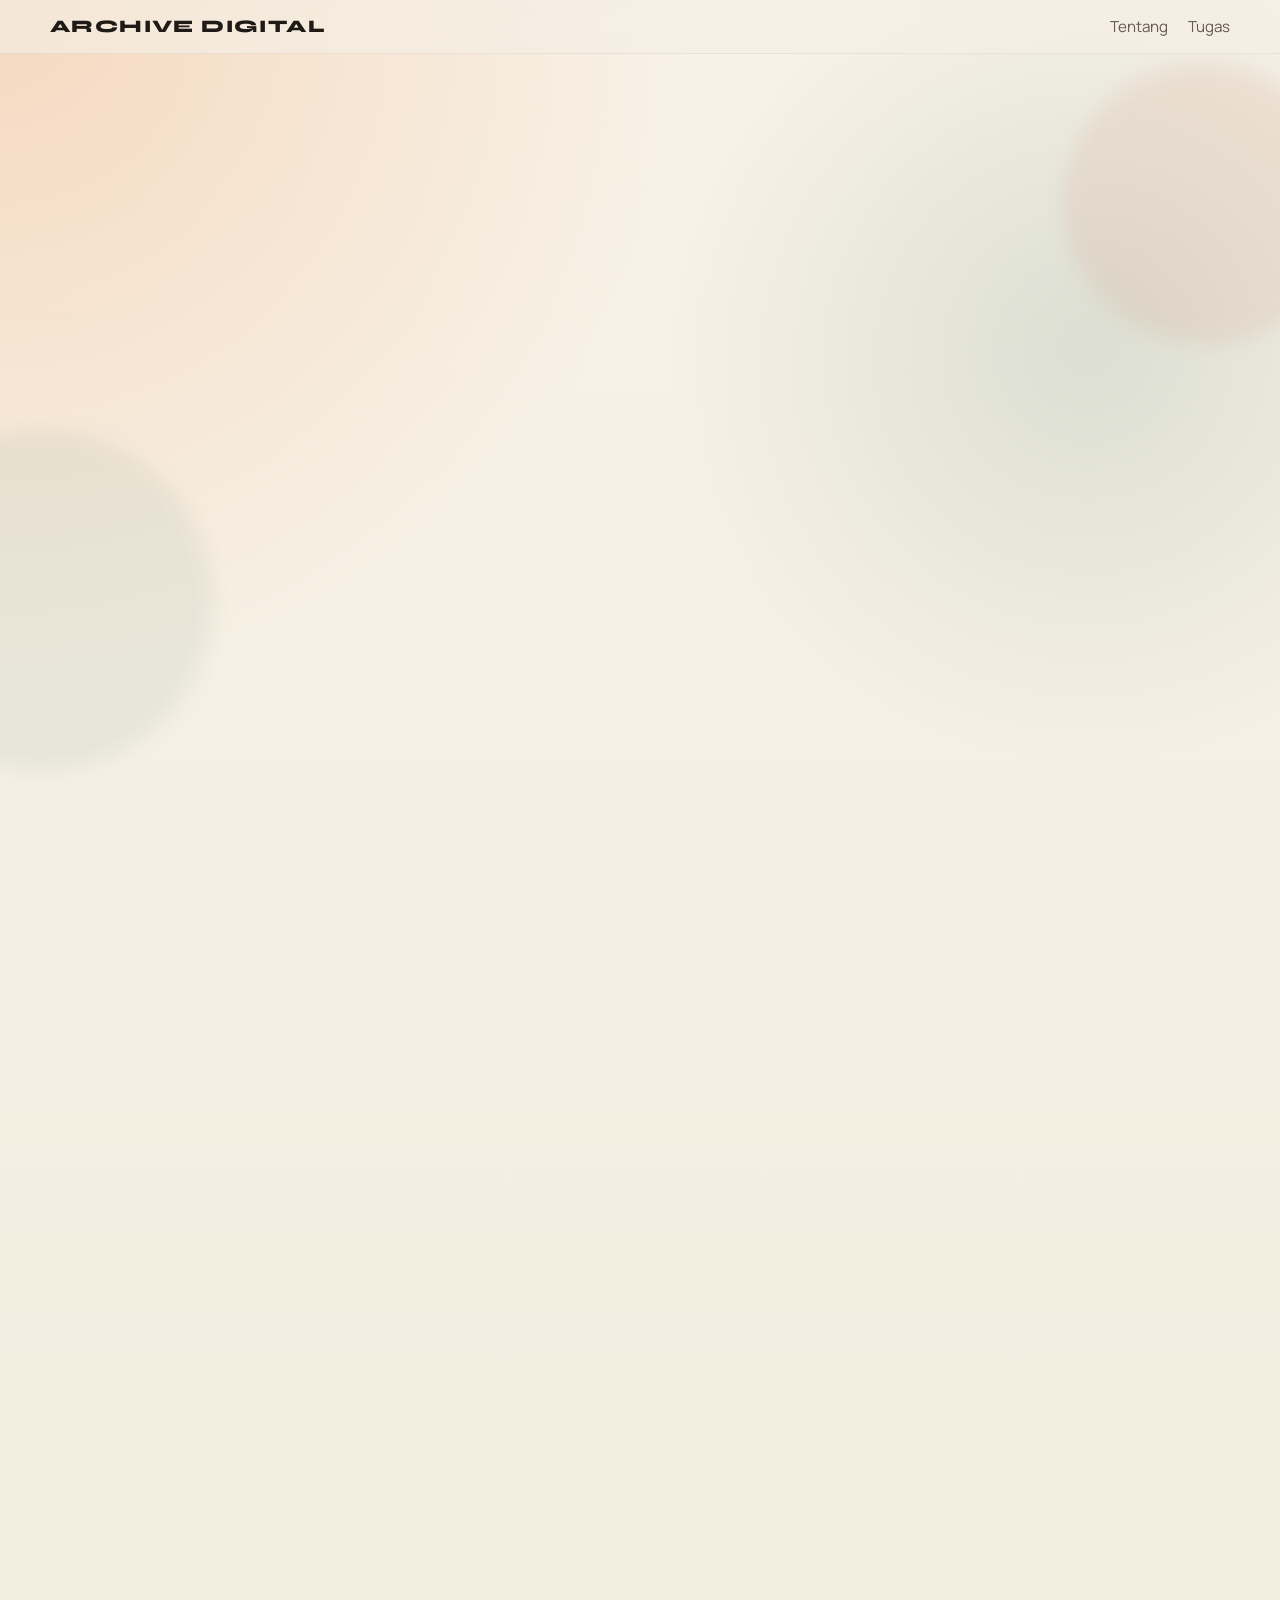
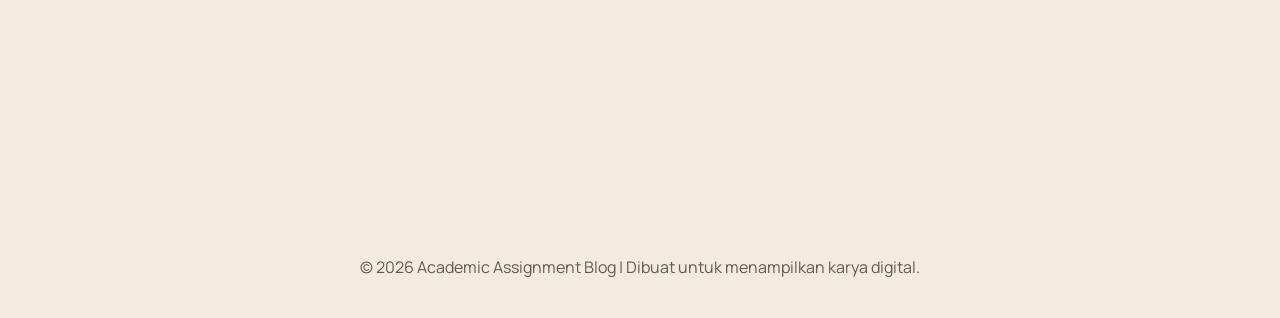
<file: index.html>
<!DOCTYPE html>
<html lang="id">
<head>
  <meta charset="UTF-8" />
  <meta name="viewport" content="width=device-width, initial-scale=1.0" />
  <title>Muhammad Fakhri Hidayat | Portofolio Digital</title>
  <meta
    name="description"
    content="Portofolio digital modern untuk menampilkan profil dan proyek pembelajaran."
  />
  <link rel="preconnect" href="https://fonts.googleapis.com" />
  <link rel="preconnect" href="https://fonts.gstatic.com" crossorigin />
  <link
    href="https://fonts.googleapis.com/css2?family=Syne:wght@400;500;700;800&family=Manrope:wght@400;500;600;700&display=swap"
    rel="stylesheet"
  />
  <link rel="icon" type="image/svg+xml" href="assets/favicon.svg" />
  <link rel="stylesheet" href="assets/css/style.css" />
</head>
<body>
  <header class="site-header">
    <div class="container nav">
      <a href="#home" class="brand">Archive Digital</a>
      <nav class="nav-links" aria-label="Navigasi utama">
        <a href="#about">Tentang</a>
        <a href="#tasks">Tugas</a>
      </nav>
    </div>
  </header>

  <main>
    <section class="hero" id="home">
      <div class="container hero-grid">
        <div data-reveal>
          <div class="eyebrow">Profil & Tugas Utama</div>
          <h1><span>Muhammad Fakhri Hidayat</span>.</h1>
          <p class="lead">
            A personal digital portfolio where I share academic projects, web
            development work, and the progress I continue to build through learning and practice.
          </p>
          <div class="hero-actions">
            <a class="button button-primary" href="#tasks">Lihat Tugas</a>
          </div>
          <div class="social-row social-row-icons" aria-label="Tautan sosial">
            <a href="https://wa.me/6281213525885" target="_blank" rel="noreferrer" aria-label="WhatsApp">
              <svg viewBox="0 0 24 24" aria-hidden="true">
                <path d="M12 3.25a8.75 8.75 0 0 1 7.58 13.12l1.11 4.05a.75.75 0 0 1-.92.92l-4.05-1.11A8.75 8.75 0 1 1 12 3.25Zm0 1.5a7.25 7.25 0 0 0-6.18 11.04.75.75 0 0 1 .08.57l-.78 2.86 2.86-.78a.75.75 0 0 1 .57.08A7.25 7.25 0 1 0 12 4.75Zm-3.07 3.7c.2-.46.42-.47.62-.48h.52c.17 0 .4.06.61.3.21.24.8.78.8 1.9s-.82 2.2-.93 2.36c-.11.16-.22.37-.05.59.17.22.75 1.24 1.82 1.68 1.36.56 1.64.45 1.94.42.3-.03.96-.39 1.09-.76.14-.37.14-.68.1-.76-.04-.08-.16-.13-.35-.22s-1.09-.54-1.26-.6c-.17-.06-.29-.09-.42.09-.12.17-.47.59-.58.71-.11.12-.21.14-.4.05-.18-.09-.78-.29-1.48-.94-.55-.49-.92-1.1-1.03-1.29-.11-.18-.01-.28.08-.37.08-.08.18-.21.27-.31.09-.1.12-.17.18-.29.06-.12.03-.22-.01-.31-.04-.09-.41-1-.57-1.36-.15-.35-.31-.31-.42-.32h-.36c-.12 0-.32.04-.49.24-.17.2-.66.64-.66 1.55s.67 1.8.76 1.92"/>
              </svg>
            </a>
            <a href="mailto:muhammadfkhrihdyt@gmail.com" aria-label="Email">
              <svg viewBox="0 0 24 24" aria-hidden="true">
                <path d="M4 6.75A1.75 1.75 0 0 1 5.75 5h12.5A1.75 1.75 0 0 1 20 6.75v10.5A1.75 1.75 0 0 1 18.25 19H5.75A1.75 1.75 0 0 1 4 17.25V6.75Zm1.64-.25L12 11.44l6.36-4.94H5.64ZM18.5 8l-5.89 4.58a1 1 0 0 1-1.22 0L5.5 8v9.25c0 .14.11.25.25.25h12.5c.14 0 .25-.11.25-.25V8Z"/>
              </svg>
            </a>
            <a href="https://www.instagram.com/fhairy_?igsh=MThvM3R6YmRscTUycg==" target="_blank" rel="noreferrer" aria-label="Instagram">
              <svg viewBox="0 0 24 24" aria-hidden="true">
                <path d="M7.5 3h9A4.5 4.5 0 0 1 21 7.5v9a4.5 4.5 0 0 1-4.5 4.5h-9A4.5 4.5 0 0 1 3 16.5v-9A4.5 4.5 0 0 1 7.5 3Zm0 1.5A3 3 0 0 0 4.5 7.5v9a3 3 0 0 0 3 3h9a3 3 0 0 0 3-3v-9a3 3 0 0 0-3-3h-9Zm9.75 1.12a.88.88 0 1 1 0 1.76.88.88 0 0 1 0-1.76ZM12 7a5 5 0 1 1 0 10 5 5 0 0 1 0-10Zm0 1.5A3.5 3.5 0 1 0 12 15.5 3.5 3.5 0 0 0 12 8.5Z"/>
              </svg>
            </a>
          </div>
        </div>

        <div class="hero-card" data-reveal>
          <div class="profile-block">
            <div class="profile-top">
              <div class="avatar" aria-label="Logo MF">
                <span>M</span><span>F</span>
              </div>
              <div class="availability">Portfolio Digital</div>
            </div>
            <div class="profile-copy">
              <h2>Eksplorasi Teknologi & Dokumentasi Akademik.</h2>
              <p>
                Halaman ini saya gunakan untuk menyimpan dan menampilkan tugas kuliah dalam format yang lebih rapi, sederhana, dan mudah diakses.
              </p>
            </div>
            <div class="profile-note">
              Tugas yang tampil di halaman ini diambil langsung dari workspace admin dan
              disusun berdasarkan upload terbaru.
            </div>
          </div>
        </div>
      </div>
    </section>

    <section id="about">
      <div class="container">
        <div class="section-heading" data-reveal>
          <div>
            <h2>Tentang Saya</h2>
          </div>
          <p>
            Bagian ini merangkum profil singkat, fokus pembelajaran, dan pendekatan saya
            dalam mengerjakan pengembangan web.
          </p>
        </div>
        <div class="about-grid">
          <article class="panel" data-reveal>
            <p>
              Perkenalkan, saya Muhammad Fakhri Hidayat. Melalui pesan ini saya ingin menyampaikan bahwa saya telah membuat sebuah blog sebagai media untuk mengumpulkan dan mengelola tugas-tugas perkuliahan saya. Blog ini saya gunakan sebagai tempat penyimpanan sekaligus dokumentasi dari setiap tugas yang telah saya kerjakan, sehingga Bapak/Ibu dapat dengan mudah mengaksesnya kapan saja. Saya harap blog ini dapat membantu dalam proses penilaian dan memudahkan dalam melihat perkembangan tugas saya. Terima kasih atas perhatian dan waktunya, Bapak/Ibu.
            </p>
          </article>
          <article class="panel" data-reveal>
            <div class="profile-info-list">
              <div class="profile-info-item">
                <span>Nama</span>
                <strong>Muhammad Fakhri Hidayat</strong>
              </div>
              <div class="profile-info-item">
                <span>NIM</span>
                <strong>15230749</strong>
              </div>
              <div class="profile-info-item">
                <span>Status</span>
                <strong>Mahasiswa Universitas Bina Sarana Informatika</strong>
              </div>
              <div class="profile-info-item">
                <span>Arsip</span>
                <strong>Tugas &amp; Project Kuliah</strong>
              </div>
            </div>
          </article>
        </div>
      </div>
    </section>

    <section id="tasks">
      <div class="container">
        <div class="section-heading" data-reveal>
          <div>
            <h2>Daftar Tugas</h2>
          </div>
          <p>
            Beberapa tugas dan project yang pernah saya kerjakan saya kumpulkan di sini supaya lebih enak dilihat.
          </p>
        </div>

        <article class="panel task-list" data-reveal>
          <div class="task-list-header">
            <div>
              <h3>Koleksi Tugas</h3>
              <p class="task-meta">Beberapa tugas yang telah saya upload dan susun agar mudah dilihat.</p>
            </div>
          </div>
          <div class="filter-panel">
            <button
              class="filter-toggle"
              id="filter-toggle"
              type="button"
              aria-expanded="false"
              aria-controls="course-filter"
            >
              <span>
                <small>Filter Mata Kuliah</small>
                <strong id="active-filter-label">Semua Tugas</strong>
              </span>
              <span class="filter-toggle-icon" aria-hidden="true">+</span>
            </button>
            <div class="course-filter" id="course-filter" aria-label="Filter mata kuliah semester 6">
              <button class="filter-chip is-active" type="button" data-course-filter="all">Semua</button>
              <button class="filter-chip" type="button" data-course-filter="CYBER SECURITY">Cyber Security</button>
              <button class="filter-chip" type="button" data-course-filter="CLOUD COMPUTING">Cloud Computing</button>
              <button class="filter-chip" type="button" data-course-filter="REKAYASA PERANGKAT LUNAK">Rekayasa Perangkat Lunak</button>
              <button class="filter-chip" type="button" data-course-filter="INTERNET OF THINGS">Internet of Things</button>
              <button class="filter-chip" type="button" data-course-filter="TEKNOLOGI WEB SERVICE">Teknologi Web Service</button>
              <button class="filter-chip" type="button" data-course-filter="PROYEK PERANGKAT LUNAK">Proyek Perangkat Lunak</button>
            </div>
          </div>
          <div class="task-grid" id="task-grid">
            <p class="empty-state">Belum ada data tugas yang ditampilkan.</p>
          </div>
        </article>
      </div>
    </section>

  </main>

  <footer class="footer">
    <div class="container">
      <p>© 2026 Academic Assignment Blog | Dibuat untuk menampilkan karya digital.  </p>
    </div>
  </footer>
  <script type="module" src="assets/js/index.js"></script>
</body>
</html>
</file>
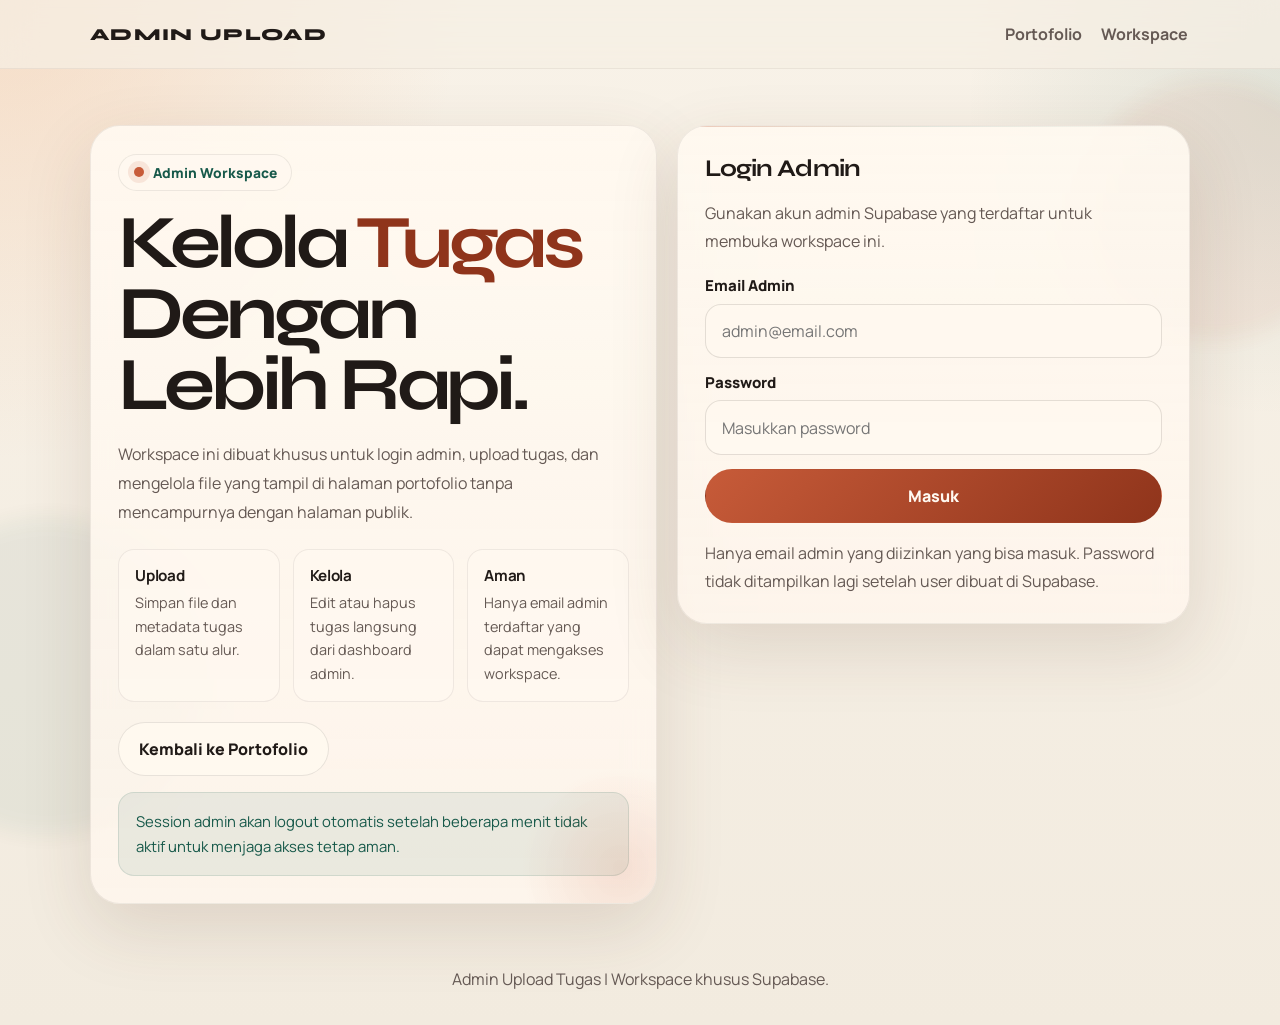
<file: upload-tugas.html>
<!DOCTYPE html>
<html lang="id">
<head>
  <meta charset="UTF-8" />
  <meta name="viewport" content="width=device-width, initial-scale=1.0" />
  <title>Admin Upload Tugas | Muhammad Fakhri Hidayat</title>
  <meta
    name="description"
    content="Halaman admin khusus untuk login dan upload tugas ke Supabase."
  />
  <link rel="preconnect" href="https://fonts.googleapis.com" />
  <link rel="preconnect" href="https://fonts.gstatic.com" crossorigin />
  <link
    href="https://fonts.googleapis.com/css2?family=Syne:wght@400;500;700;800&family=Manrope:wght@400;500;600;700&display=swap"
    rel="stylesheet"
  />
  <link rel="stylesheet" href="assets/css/upload-tugas.css" />
</head>
<body>
  <header class="site-header">
    <div class="container nav">
      <a class="brand" href="upload-tugas.html">Admin Upload</a>
      <nav class="nav-links" aria-label="Navigasi utama">
        <a href="index.html">Portofolio</a>
        <a href="#admin-area">Workspace</a>
      </nav>
    </div>
  </header>

  <main>
    <div class="container">
      <section class="hero" id="admin-hero">
        <article class="card hero-copy">
          <div class="eyebrow">Admin Workspace</div>
          <h1>Kelola <span>Tugas</span> Dengan Lebih Rapi.</h1>
          <p class="lead">
            Workspace ini dibuat khusus untuk login admin, upload tugas, dan mengelola file
            yang tampil di halaman portofolio tanpa mencampurnya dengan halaman publik.
          </p>
          <div class="hero-points" aria-label="Ringkasan workspace admin">
            <div class="hero-point">
              <strong>Upload</strong>
              <span>Simpan file dan metadata tugas dalam satu alur.</span>
            </div>
            <div class="hero-point">
              <strong>Kelola</strong>
              <span>Edit atau hapus tugas langsung dari dashboard admin.</span>
            </div>
            <div class="hero-point">
              <strong>Aman</strong>
              <span>Hanya email admin terdaftar yang dapat mengakses workspace.</span>
            </div>
          </div>
          <div class="hero-actions">
            <a class="button button-secondary" href="index.html">Kembali ke Portofolio</a>
          </div>
          <div class="session-note">
            Session admin akan logout otomatis setelah beberapa menit tidak aktif untuk menjaga akses tetap aman.
          </div>
        </article>

        <aside class="card login-card login-wrap" id="login-wrap">
          <div class="section-title">
            <h2>Login Admin</h2>
          </div>
          <p class="muted section-subtitle">
            Gunakan akun admin Supabase yang terdaftar untuk membuka workspace ini.
          </p>
          <form class="form" id="login-form">
            <div class="field">
              <label for="admin-email">Email Admin</label>
              <input id="admin-email" name="email" type="email" placeholder="admin@email.com" required />
            </div>
            <div class="field">
              <label for="admin-password">Password</label>
              <input id="admin-password" name="password" type="password" placeholder="Masukkan password" required />
            </div>
            <button class="button button-primary" type="submit">Masuk</button>
          </form>
          <div class="status-box info" id="auth-status"></div>
          <p class="helper helper-spaced">
            Hanya email admin yang diizinkan yang bisa masuk. Password tidak ditampilkan lagi setelah user dibuat di Supabase.
          </p>
        </aside>
      </section>

      <section class="workspace hidden" id="admin-area">
        <article class="card workspace-card">
          <div class="section-title">
            <h3 id="form-title">Upload Tugas</h3>
            <button class="button button-secondary" id="logout-button" type="button">Logout</button>
          </div>
          <p class="muted section-subtitle">
            Isi detail tugas di bawah ini, lalu upload file agar langsung masuk ke daftar tugas publik.
          </p>

          <div class="admin-meta">
            <div class="meta-box">
              <strong>Storage</strong>
              <span class="muted">Bucket tugas-project</span>
            </div>
            <div class="meta-box">
              <strong>Database</strong>
              <span class="muted">Table assignments</span>
            </div>
            <div class="meta-box">
              <strong>Admin Aktif</strong>
              <span class="muted" id="admin-email-label">Belum login</span>
            </div>
            <div class="meta-box">
              <strong>Total Tugas</strong>
              <span class="muted" id="task-count-label">0 tugas tersimpan</span>
            </div>
          </div>

          <form class="form" id="upload-form">
            <div class="field">
              <label for="title">Judul Tugas</label>
              <input id="title" name="title" type="text" placeholder="Contoh: Tugas Cloud Computing 4" required />
            </div>
            <div class="field">
              <label for="course">Mata Kuliah</label>
              <input id="course" name="course" type="text" placeholder="Contoh: Cloud Computing" />
            </div>
            <div class="field">
              <label for="description">Deskripsi</label>
              <textarea id="description" name="description" placeholder="Tulis ringkasan singkat tugas ini"></textarea>
            </div>
            <div class="field">
              <label for="file">File Tugas</label>
              <input id="file" name="file" type="file" accept=".pdf,.jpg,.jpeg,.png,.webp,.doc,.docx,.ppt,.pptx" required />
              <small id="file-help">File wajib dipilih saat upload tugas baru. Format: PDF, gambar, DOC/DOCX, atau PPT/PPTX. Maksimal 10 MB.</small>
            </div>
            <div class="task-actions">
              <button class="button button-primary" id="submit-button" type="submit">Upload Tugas</button>
              <button class="button button-secondary hidden" id="cancel-edit-button" type="button">Batal Edit</button>
            </div>
          </form>

          <div class="status-box info" id="upload-status"></div>
        </article>

        <article class="card list-card">
          <div class="section-title">
            <h3>Daftar Tugas</h3>
            <button class="button button-secondary" id="refresh-tasks" type="button">Refresh</button>
          </div>
          <p class="muted section-subtitle list-intro">
            Semua tugas yang sudah tersimpan akan muncul di sini. Kamu bisa membuka file,
            mengedit informasi, atau menghapusnya kapan saja.
          </p>
          <div class="task-grid" id="task-grid">
            <p class="empty-state">Login admin untuk melihat daftar tugas.</p>
          </div>
        </article>
      </section>
    </div>
  </main>

  <footer class="footer">
    <div class="container">
      <p>Admin Upload Tugas | Workspace khusus Supabase.</p>
    </div>
  </footer>
  <script type="module" src="assets/js/upload-tugas.js"></script>
</body>
</html>
</file>
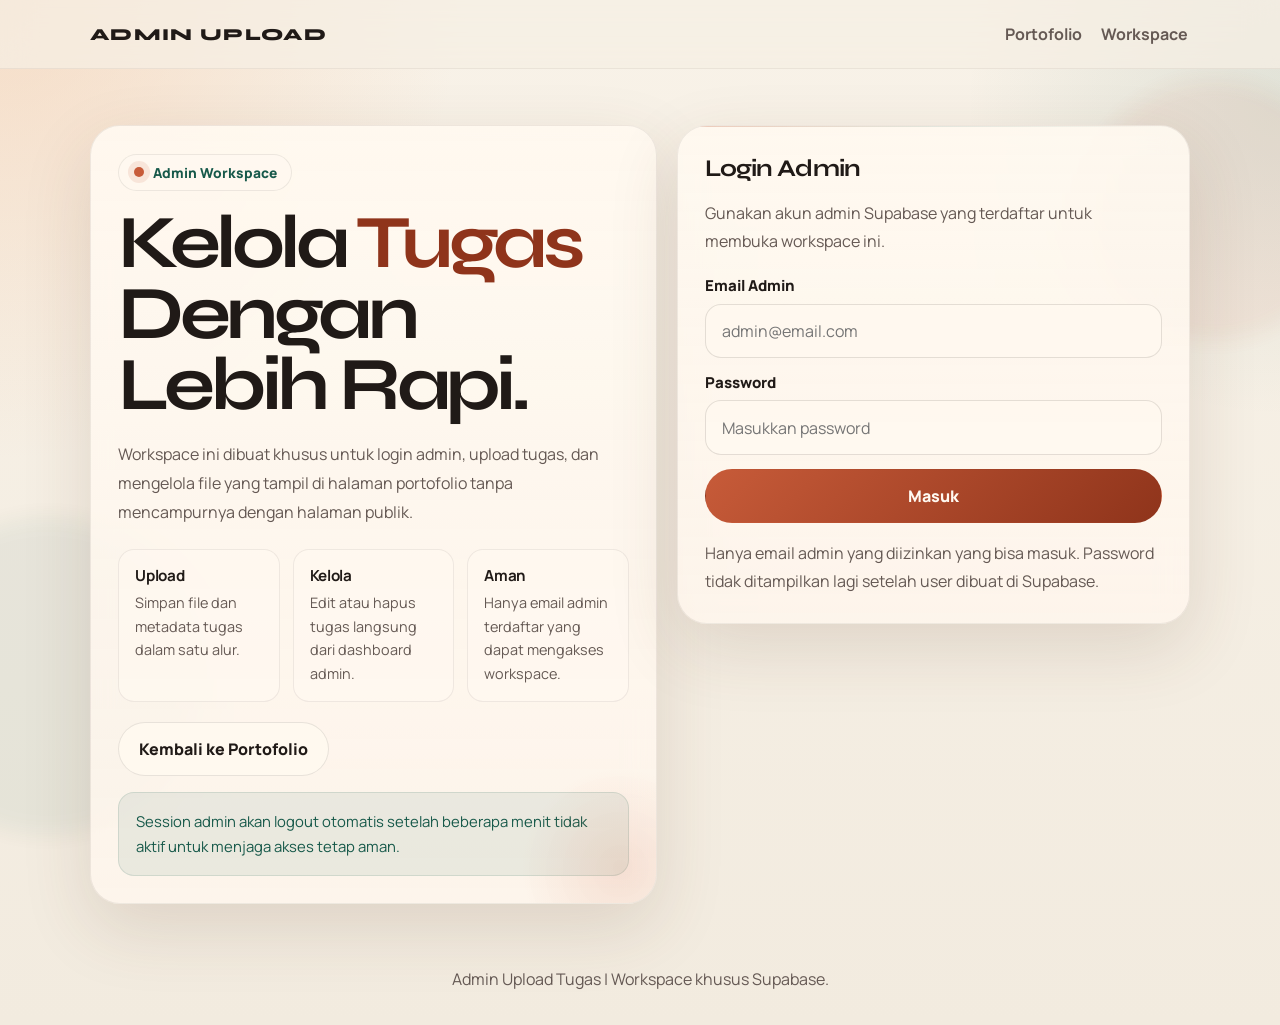
<file: workspace-admin-fakhri.html>
<!DOCTYPE html>
<html lang="id">
<head>
  <meta charset="UTF-8" />
  <meta name="viewport" content="width=device-width, initial-scale=1.0" />
  <title>Admin Upload Tugas | Muhammad Fakhri Hidayat</title>
  <meta
    name="description"
    content="Halaman admin khusus untuk login dan upload tugas ke Supabase."
  />
  <link rel="preconnect" href="https://fonts.googleapis.com" />
  <link rel="preconnect" href="https://fonts.gstatic.com" crossorigin />
  <link
    href="https://fonts.googleapis.com/css2?family=Syne:wght@400;500;700;800&family=Manrope:wght@400;500;600;700&display=swap"
    rel="stylesheet"
  />
  <link rel="icon" type="image/svg+xml" href="assets/favicon.svg" />
  <link rel="stylesheet" href="assets/css/upload-tugas.css" />
</head>
<body>
  <header class="site-header">
    <div class="container nav">
      <a class="brand" href="workspace-admin-fakhri.html">Admin Upload</a>
      <nav class="nav-links" aria-label="Navigasi utama">
        <a href="index.html">Portofolio</a>
        <a href="#admin-area">Workspace</a>
      </nav>
    </div>
  </header>

  <main>
    <div class="container">
      <section class="hero" id="admin-hero">
        <article class="card hero-copy">
          <div class="eyebrow">Admin Workspace</div>
          <h1>Kelola <span>Tugas</span> Dengan Lebih Rapi.</h1>
          <p class="lead">
            Workspace ini dibuat khusus untuk login admin, upload tugas, dan mengelola file
            yang tampil di halaman portofolio tanpa mencampurnya dengan halaman publik.
          </p>
          <div class="hero-points" aria-label="Ringkasan workspace admin">
            <div class="hero-point">
              <strong>Upload</strong>
              <span>Simpan file dan metadata tugas dalam satu alur.</span>
            </div>
            <div class="hero-point">
              <strong>Kelola</strong>
              <span>Edit atau hapus tugas langsung dari dashboard admin.</span>
            </div>
            <div class="hero-point">
              <strong>Aman</strong>
              <span>Hanya email admin terdaftar yang dapat mengakses workspace.</span>
            </div>
          </div>
          <div class="hero-actions">
            <a class="button button-secondary" href="index.html">Kembali ke Portofolio</a>
          </div>
          <div class="session-note">
            Session admin akan logout otomatis setelah beberapa menit tidak aktif untuk menjaga akses tetap aman.
          </div>
        </article>

        <aside class="card login-card login-wrap" id="login-wrap">
          <div class="section-title">
            <h2>Login Admin</h2>
          </div>
          <p class="muted section-subtitle">
            Gunakan akun admin Supabase yang terdaftar untuk membuka workspace ini.
          </p>
          <form class="form" id="login-form">
            <div class="field">
              <label for="admin-email">Email Admin</label>
              <input id="admin-email" name="email" type="email" placeholder="admin@email.com" required />
            </div>
            <div class="field">
              <label for="admin-password">Password</label>
              <input id="admin-password" name="password" type="password" placeholder="Masukkan password" required />
            </div>
            <button class="button button-primary" type="submit">Masuk</button>
          </form>
          <div class="status-box info" id="auth-status"></div>
          <p class="helper helper-spaced">
            Hanya email admin yang diizinkan yang bisa masuk. Password tidak ditampilkan lagi setelah user dibuat di Supabase.
          </p>
        </aside>
      </section>

      <section class="workspace hidden" id="admin-area">
        <div class="workspace-header card">
          <div>
            <div class="eyebrow">Dashboard Admin</div>
            <h2>Workspace Tugas</h2>
            <p class="muted">Upload, edit, dan pantau tugas yang tampil di portofolio publik.</p>
          </div>
          <div class="workspace-header-actions">
            <a class="button button-secondary" href="index.html">Lihat Portofolio</a>
            <button class="button button-ghost" id="logout-button" type="button">Logout</button>
          </div>
        </div>

        <article class="card workspace-card">
          <div class="section-title">
            <h3 id="form-title">Upload Tugas</h3>
          </div>
          <p class="muted section-subtitle">
            Isi detail tugas di bawah ini, lalu upload file agar langsung masuk ke daftar tugas publik.
          </p>

          <div class="admin-meta">
            <div class="meta-box">
              <span class="meta-icon" aria-hidden="true">ST</span>
              <strong>Storage</strong>
              <span class="muted">Bucket tugas-project</span>
            </div>
            <div class="meta-box">
              <span class="meta-icon" aria-hidden="true">DB</span>
              <strong>Database</strong>
              <span class="muted">Table assignments</span>
            </div>
            <div class="meta-box">
              <span class="meta-icon" aria-hidden="true">AD</span>
              <strong>Admin Aktif</strong>
              <span class="muted" id="admin-email-label">Belum login</span>
            </div>
            <div class="meta-box">
              <span class="meta-icon" aria-hidden="true">TS</span>
              <strong>Total Tugas</strong>
              <span class="muted" id="task-count-label">0 tugas tersimpan</span>
            </div>
          </div>

          <form class="form" id="upload-form">
            <div class="field">
              <label for="title">Judul Tugas</label>
              <input id="title" name="title" type="text" placeholder="Contoh: Tugas Cloud Computing 4" required />
            </div>
            <div class="field">
              <label for="course">Mata Kuliah</label>
              <select id="course" name="course" required>
                <option value="">Pilih mata kuliah</option>
                <option value="CYBER SECURITY">Cyber Security</option>
                <option value="CLOUD COMPUTING">Cloud Computing</option>
                <option value="REKAYASA PERANGKAT LUNAK">Rekayasa Perangkat Lunak</option>
                <option value="INTERNET OF THINGS">Internet of Things</option>
                <option value="TEKNOLOGI WEB SERVICE">Teknologi Web Service</option>
                <option value="PROYEK PERANGKAT LUNAK">Proyek Perangkat Lunak</option>
              </select>
            </div>
            <div class="field">
              <label for="description">Deskripsi</label>
              <textarea id="description" name="description" placeholder="Tulis ringkasan singkat tugas ini"></textarea>
            </div>
            <div class="field">
              <label for="file">File Tugas</label>
              <input id="file" name="file" type="file" accept=".pdf,.jpg,.jpeg,.png,.webp,.doc,.docx,.ppt,.pptx" required />
              <small id="file-help">File wajib dipilih saat upload tugas baru. Format: PDF, gambar, DOC/DOCX, atau PPT/PPTX. Maksimal 10 MB.</small>
            </div>
            <div class="task-actions">
              <button class="button button-primary" id="submit-button" type="submit">Upload Tugas</button>
              <button class="button button-secondary hidden" id="cancel-edit-button" type="button">Batal Edit</button>
            </div>
          </form>

          <div class="status-box info" id="upload-status"></div>
        </article>

        <article class="card list-card">
          <div class="section-title">
            <h3>Daftar Tugas</h3>
            <button class="button button-secondary" id="refresh-tasks" type="button">Refresh</button>
          </div>
          <p class="muted section-subtitle list-intro">
            Semua tugas yang sudah tersimpan akan muncul di sini. Kamu bisa membuka file,
            mengedit informasi, atau menghapusnya kapan saja.
          </p>
          <div class="task-grid" id="task-grid">
            <p class="empty-state">Login admin untuk melihat daftar tugas.</p>
          </div>
        </article>
      </section>
    </div>
  </main>

  <footer class="footer">
    <div class="container">
      <p>Admin Upload Tugas | Workspace khusus Supabase.</p>
    </div>
  </footer>
  <script type="module" src="assets/js/upload-tugas.js"></script>
</body>
</html>
</file>
<file: assets/css/style.css>
:root {
      --bg: #f5efe4;
      --surface: rgba(255, 250, 241, 0.72);
      --surface-strong: #fff8ee;
      --text: #201a17;
      --muted: #655954;
      --line: rgba(32, 26, 23, 0.1);
      --accent: #c75b39;
      --accent-dark: #8f341b;
      --accent-soft: #f3c4a0;
      --teal: #17594a;
      --shadow: 0 24px 70px rgba(91, 60, 36, 0.14);
      --radius-xl: 32px;
      --radius-lg: 24px;
      --radius-md: 18px;
      --radius-sm: 14px;
      --max-width: 1180px;
    }

    * {
      box-sizing: border-box;
      margin: 0;
      padding: 0;
    }

    html {
      scroll-behavior: smooth;
    }

    body {
      font-family: "Manrope", sans-serif;
      background:
        radial-gradient(circle at top left, rgba(243, 196, 160, 0.55), transparent 30%),
        radial-gradient(circle at 85% 18%, rgba(23, 89, 74, 0.12), transparent 22%),
        linear-gradient(180deg, #f8f2e7 0%, #f2ecdf 100%);
      color: var(--text);
      min-height: 100vh;
      overflow-x: hidden;
    }

    body::before,
    body::after {
      content: "";
      position: fixed;
      border-radius: 999px;
      filter: blur(10px);
      z-index: -1;
      opacity: 0.5;
    }

    body::before {
      width: 280px;
      height: 280px;
      background: rgba(199, 91, 57, 0.18);
      top: 4rem;
      right: -4rem;
    }

    body::after {
      width: 340px;
      height: 340px;
      background: rgba(23, 89, 74, 0.12);
      bottom: 8rem;
      left: -8rem;
    }

    a {
      color: inherit;
      text-decoration: none;
    }

    img {
      max-width: 100%;
      display: block;
    }

    .container {
      width: min(calc(100% - 2rem), var(--max-width));
      margin: 0 auto;
    }

    .site-header {
      position: sticky;
      top: 0;
      z-index: 20;
      backdrop-filter: blur(18px);
      background: rgba(245, 239, 228, 0.65);
      border-bottom: 1px solid rgba(32, 26, 23, 0.06);
    }

    .nav {
      display: flex;
      align-items: center;
      justify-content: space-between;
      padding: 1rem 0;
      gap: 1rem;
    }

    .brand {
      font-family: "Syne", sans-serif;
      font-weight: 800;
      font-size: 1.1rem;
      letter-spacing: 0.08em;
      text-transform: uppercase;
    }

    .nav-links {
      display: flex;
      align-items: center;
      gap: 1.25rem;
      color: var(--muted);
      font-size: 0.95rem;
    }

    .nav-links a {
      position: relative;
    }

    .nav-links a::after {
      content: "";
      position: absolute;
      left: 0;
      bottom: -0.3rem;
      width: 100%;
      height: 2px;
      background: var(--accent);
      transform: scaleX(0);
      transform-origin: left;
      transition: transform 0.24s ease;
    }

    .nav-links a:hover::after,
    .nav-links a:focus-visible::after {
      transform: scaleX(1);
    }

    .button {
      display: inline-flex;
      align-items: center;
      justify-content: center;
      gap: 0.55rem;
      border-radius: 999px;
      padding: 0.95rem 1.35rem;
      border: 1px solid transparent;
      font-weight: 700;
      transition: transform 0.2s ease, box-shadow 0.2s ease, background 0.2s ease;
      cursor: pointer;
    }

    .button:hover,
    .button:focus-visible {
      transform: translateY(-2px);
    }

    .button-primary {
      color: #fff9f1;
      background: linear-gradient(135deg, var(--accent) 0%, var(--accent-dark) 100%);
      box-shadow: 0 14px 26px rgba(143, 52, 27, 0.22);
    }

    .button-secondary {
      color: var(--text);
      background: rgba(255, 248, 238, 0.8);
      border-color: var(--line);
    }

    .hero {
      padding: 5.5rem 0 4rem;
    }

    .hero-grid {
      display: grid;
      grid-template-columns: minmax(0, 1.15fr) minmax(320px, 0.85fr);
      gap: 2rem;
      align-items: center;
    }

    .eyebrow {
      display: inline-flex;
      align-items: center;
      gap: 0.5rem;
      padding: 0.5rem 0.9rem;
      border-radius: 999px;
      background: rgba(255, 248, 238, 0.78);
      border: 1px solid rgba(32, 26, 23, 0.08);
      color: var(--teal);
      font-weight: 700;
      font-size: 0.88rem;
      margin-bottom: 1.15rem;
    }

    .eyebrow::before {
      content: "";
      width: 0.65rem;
      height: 0.65rem;
      border-radius: 999px;
      background: var(--accent);
      box-shadow: 0 0 0 6px rgba(199, 91, 57, 0.12);
    }

    h1,
    h2,
    h3 {
      font-family: "Syne", sans-serif;
      line-height: 1;
    }

    .hero h1 {
      font-size: clamp(3rem, 8vw, 6rem);
      letter-spacing: -0.06em;
      max-width: 10ch;
    }

    .hero h1 span {
      color: var(--accent-dark);
    }

    .lead {
      font-size: 1.08rem;
      line-height: 1.8;
      color: var(--muted);
      max-width: 60ch;
      margin-top: 1.4rem;
    }

    .hero-actions,
    .social-row {
      display: flex;
      flex-wrap: wrap;
      gap: 0.9rem;
      margin-top: 1.7rem;
    }

    .social-row a {
      color: var(--muted);
      font-weight: 700;
      padding: 0.8rem 1rem;
      border-radius: 999px;
      background: rgba(255, 248, 238, 0.78);
      border: 1px solid rgba(32, 26, 23, 0.08);
    }

    .social-row-icons {
      margin-top: 1.2rem;
    }

    .social-row-icons a {
      width: 3.25rem;
      height: 3.25rem;
      padding: 0;
      display: inline-flex;
      align-items: center;
      justify-content: center;
      border-radius: 50%;
      transition: transform 0.2s ease, box-shadow 0.2s ease, background 0.2s ease, color 0.2s ease;
    }

    .social-row-icons a:hover,
    .social-row-icons a:focus-visible {
      transform: translateY(-3px) scale(1.03);
      color: var(--accent-dark);
      background: rgba(255, 248, 238, 0.98);
      box-shadow: 0 14px 24px rgba(143, 52, 27, 0.14);
    }

    .social-row-icons svg {
      width: 1.2rem;
      height: 1.2rem;
      fill: currentColor;
    }

    .hero-card {
      background: linear-gradient(180deg, rgba(255, 248, 238, 0.94), rgba(255, 248, 238, 0.72));
      border: 1px solid rgba(32, 26, 23, 0.08);
      box-shadow: var(--shadow);
      border-radius: var(--radius-xl);
      padding: 1.2rem;
      position: relative;
      overflow: hidden;
    }

    .hero-card::before {
      content: "";
      position: absolute;
      inset: auto -4rem -4rem auto;
      width: 180px;
      height: 180px;
      border-radius: 50%;
      background: radial-gradient(circle, rgba(199, 91, 57, 0.22), transparent 70%);
    }

    .profile-block {
      background: linear-gradient(135deg, #d9b79c 0%, #8a5d45 100%);
      color: #fff;
      border-radius: calc(var(--radius-xl) - 8px);
      padding: 2rem;
      min-height: 340px;
      display: flex;
      flex-direction: column;
      justify-content: flex-start;
      gap: 1.5rem;
      position: relative;
      overflow: hidden;
    }

    .profile-block::after {
      content: "";
      position: absolute;
      width: 240px;
      height: 240px;
      border-radius: 50%;
      border: 1px solid rgba(255, 255, 255, 0.24);
      right: -60px;
      top: -40px;
    }

    .profile-top {
      display: flex;
      align-items: center;
      justify-content: space-between;
      gap: 1rem;
    }

    .avatar {
      width: 92px;
      height: 92px;
      border-radius: 28px;
      background: linear-gradient(145deg, rgba(255, 255, 255, 0.24), rgba(255, 255, 255, 0.1));
      display: flex;
      align-items: center;
      justify-content: center;
      gap: 0.08em;
      font-family: "Syne", sans-serif;
      font-size: 1.95rem;
      font-weight: 800;
      letter-spacing: -0.08em;
      border: 1px solid rgba(255, 255, 255, 0.18);
      backdrop-filter: blur(10px);
      box-shadow: inset 0 1px 0 rgba(255, 255, 255, 0.16), 0 18px 30px rgba(72, 40, 26, 0.18);
      position: relative;
      overflow: hidden;
      transition: transform 0.24s ease, box-shadow 0.24s ease, background 0.24s ease;
    }

    .avatar:hover {
      transform: translateY(-4px) scale(1.03);
      background: linear-gradient(145deg, rgba(255, 255, 255, 0.3), rgba(255, 255, 255, 0.12));
      box-shadow: inset 0 1px 0 rgba(255, 255, 255, 0.18), 0 22px 36px rgba(72, 40, 26, 0.24);
    }

    .avatar::before {
      content: "";
      position: absolute;
      inset: 10px;
      border-radius: 20px;
      border: 1px solid rgba(255, 255, 255, 0.12);
      pointer-events: none;
    }

    .avatar span {
      position: relative;
      z-index: 1;
      display: inline-block;
      line-height: 1;
    }

    .avatar span:last-child {
      color: rgba(255, 255, 255, 0.86);
    }

    .availability {
      padding: 0.5rem 0.8rem;
      border-radius: 999px;
      background: rgba(255, 255, 255, 0.15);
      font-size: 0.85rem;
      font-weight: 700;
      backdrop-filter: blur(8px);
    }

    .profile-copy h2 {
      font-size: 2rem;
      line-height: 1.05;
      max-width: 12ch;
    }

    .profile-copy p {
      margin-top: 0.9rem;
      max-width: 34ch;
      line-height: 1.7;
      color: rgba(255, 255, 255, 0.82);
    }

    .profile-note {
      max-width: 34ch;
      padding: 0.95rem 1rem;
      border-radius: 18px;
      background: rgba(255, 255, 255, 0.14);
      border: 1px solid rgba(255, 255, 255, 0.12);
      backdrop-filter: blur(6px);
      line-height: 1.65;
      color: rgba(255, 255, 255, 0.88);
      font-size: 0.92rem;
    }

    section {
      padding: 1.25rem 0 4rem;
    }

    .section-heading {
      display: flex;
      align-items: end;
      justify-content: space-between;
      gap: 1rem;
      margin-bottom: 1.6rem;
    }

    .section-heading h2 {
      font-size: clamp(2rem, 4vw, 3.1rem);
      letter-spacing: -0.05em;
    }

    .section-heading p {
      max-width: 42ch;
      color: var(--muted);
      line-height: 1.75;
    }

    .about-grid {
      display: grid;
      grid-template-columns: repeat(2, minmax(0, 1fr));
      gap: 1.25rem;
    }

    .panel,
    .timeline-item {
      background: var(--surface);
      border: 1px solid rgba(32, 26, 23, 0.07);
      border-radius: var(--radius-lg);
      box-shadow: var(--shadow);
      backdrop-filter: blur(14px);
    }

    .panel {
      padding: 1.5rem;
    }

    .panel p {
      color: var(--muted);
      line-height: 1.85;
    }

    .profile-info-list {
      display: grid;
      gap: 0.9rem;
    }

    .profile-info-item {
      padding: 0.95rem 1rem;
      border-radius: 18px;
      background: rgba(255, 248, 238, 0.78);
      border: 1px solid rgba(32, 26, 23, 0.08);
    }

    .profile-info-item span {
      display: block;
      margin-bottom: 0.35rem;
      font-size: 0.82rem;
      font-weight: 700;
      letter-spacing: 0.04em;
      text-transform: uppercase;
      color: var(--muted);
    }

    .profile-info-item strong {
      display: block;
      font-family: "Syne", sans-serif;
      font-size: 1rem;
      line-height: 1.4;
      color: var(--text);
    }

    .timeline {
      display: grid;
      gap: 1.1rem;
    }

    .task-list h3 {
      font-size: 1.45rem;
      letter-spacing: -0.04em;
      margin-bottom: 0.8rem;
    }

    .task-list p,
    .empty-state,
    .task-meta,
    .task-description {
      color: var(--muted);
      line-height: 1.75;
    }

    .task-list {
      display: grid;
      gap: 1rem;
    }

    .task-list-header {
      display: flex;
      justify-content: space-between;
      gap: 1rem;
      align-items: center;
      flex-wrap: wrap;
    }

    .filter-panel {
      display: grid;
      gap: 0.8rem;
    }

    .filter-toggle {
      width: 100%;
      display: flex;
      align-items: center;
      justify-content: space-between;
      gap: 1rem;
      padding: 1rem 1.1rem;
      border: 1px solid rgba(32, 26, 23, 0.08);
      border-radius: 22px;
      color: var(--text);
      background:
        linear-gradient(135deg, rgba(255, 248, 238, 0.96), rgba(244, 223, 204, 0.76)),
        radial-gradient(circle at top right, rgba(199, 91, 57, 0.12), transparent 35%);
      box-shadow: 0 14px 34px rgba(91, 60, 36, 0.08);
      cursor: pointer;
      text-align: left;
      transition:
        transform 0.32s cubic-bezier(0.22, 1, 0.36, 1),
        box-shadow 0.32s cubic-bezier(0.22, 1, 0.36, 1),
        border-color 0.32s ease,
        background 0.32s ease;
    }

    .filter-toggle:hover,
    .filter-toggle:focus-visible {
      transform: translateY(-2px);
      border-color: rgba(199, 91, 57, 0.18);
      box-shadow: 0 18px 42px rgba(91, 60, 36, 0.12);
      outline: none;
    }

    .filter-toggle small,
    .filter-toggle strong {
      display: block;
    }

    .filter-toggle small {
      color: var(--muted);
      font-size: 0.78rem;
      font-weight: 800;
      letter-spacing: 0.08em;
      text-transform: uppercase;
      margin-bottom: 0.2rem;
    }

    .filter-toggle strong {
      font-family: "Syne", sans-serif;
      font-size: 1.3rem;
      letter-spacing: -0.04em;
      transform-origin: left center;
    }

    .filter-toggle strong.is-swapping {
      animation: filterLabelSwap 0.28s cubic-bezier(0.22, 1, 0.36, 1);
    }

    .filter-toggle-icon {
      width: 2.4rem;
      height: 2.4rem;
      display: inline-grid;
      place-items: center;
      border-radius: 999px;
      color: #fff9f1;
      background: linear-gradient(135deg, var(--accent) 0%, var(--accent-dark) 100%);
      font-weight: 900;
      box-shadow: 0 10px 20px rgba(143, 52, 27, 0.18);
      transition: transform 0.38s cubic-bezier(0.22, 1, 0.36, 1), box-shadow 0.32s ease;
      flex: 0 0 auto;
    }

    .filter-toggle[aria-expanded="true"] .filter-toggle-icon {
      transform: rotate(45deg);
      box-shadow: 0 14px 24px rgba(143, 52, 27, 0.24);
    }

    .course-filter {
      display: flex;
      flex-wrap: wrap;
      gap: 0.65rem;
      max-height: 0;
      opacity: 0;
      overflow: hidden;
      padding: 0;
      pointer-events: none;
      transform: translateY(-8px) scale(0.985);
      filter: blur(4px);
      transition:
        max-height 0.46s cubic-bezier(0.22, 1, 0.36, 1),
        opacity 0.3s ease,
        padding 0.32s ease,
        transform 0.42s cubic-bezier(0.22, 1, 0.36, 1),
        filter 0.34s ease;
    }

    .course-filter.is-open {
      max-height: 260px;
      opacity: 1;
      padding: 0.2rem 0 0.4rem;
      pointer-events: auto;
      transform: translateY(0) scale(1);
      filter: blur(0);
    }

    @keyframes filterLabelSwap {
      0% {
        opacity: 0;
        transform: translateY(4px);
      }

      100% {
        opacity: 1;
        transform: translateY(0);
      }
    }

    .filter-chip {
      border: 1px solid rgba(32, 26, 23, 0.09);
      background: rgba(255, 248, 238, 0.82);
      color: var(--muted);
      border-radius: 999px;
      padding: 0.68rem 0.95rem;
      font: inherit;
      font-size: 0.9rem;
      font-weight: 800;
      cursor: pointer;
      transition: transform 0.2s ease, box-shadow 0.2s ease, background 0.2s ease, color 0.2s ease;
    }

    .filter-chip:hover,
    .filter-chip:focus-visible {
      transform: translateY(-2px);
      color: var(--accent-dark);
      background: rgba(255, 248, 238, 0.98);
      box-shadow: 0 12px 22px rgba(143, 52, 27, 0.11);
      outline: none;
    }

    .filter-chip.is-active {
      color: #fff9f1;
      background: linear-gradient(135deg, var(--accent) 0%, var(--accent-dark) 100%);
      border-color: transparent;
      box-shadow: 0 14px 24px rgba(143, 52, 27, 0.18);
    }

    .task-grid {
      display: grid;
      grid-template-columns: repeat(2, minmax(0, 1fr));
      gap: 1.15rem;
    }

    .task-card {
      padding: 1.3rem;
      background: linear-gradient(180deg, rgba(255, 248, 238, 0.95), rgba(255, 244, 235, 0.82));
      border-radius: var(--radius-lg);
      border: 1px solid rgba(32, 26, 23, 0.07);
      box-shadow: var(--shadow);
      display: flex;
      flex-direction: column;
      gap: 0.85rem;
    }

    .task-card h4 {
      font-family: "Syne", sans-serif;
      font-size: 1.2rem;
      letter-spacing: -0.03em;
      margin-bottom: 0.6rem;
    }

    .task-preview {
      border-radius: 20px;
      overflow: hidden;
      border: 1px solid rgba(32, 26, 23, 0.08);
      background:
        linear-gradient(135deg, rgba(243, 196, 160, 0.18), rgba(23, 89, 74, 0.08)),
        rgba(255, 249, 240, 0.92);
      min-height: 240px;
      display: grid;
      place-items: center;
    }

    .task-preview img,
    .task-preview iframe {
      width: 100%;
      display: block;
      border: 0;
    }

    .task-preview img {
      height: 240px;
      object-fit: cover;
    }

    .task-preview iframe {
      height: 240px;
      background: #fff;
    }

    .task-placeholder {
      padding: 1.5rem;
      text-align: center;
      color: var(--muted);
      line-height: 1.8;
    }

    .task-badge {
      display: inline-flex;
      align-items: center;
      padding: 0.45rem 0.7rem;
      border-radius: 999px;
      background: rgba(32, 26, 23, 0.06);
      font-size: 0.8rem;
      font-weight: 800;
      letter-spacing: 0.04em;
      text-transform: uppercase;
      color: var(--accent-dark);
    }

    .task-topline {
      display: flex;
      align-items: center;
      justify-content: space-between;
      gap: 0.75rem;
      flex-wrap: wrap;
    }

    .task-type {
      display: inline-flex;
      align-items: center;
      padding: 0.45rem 0.7rem;
      border-radius: 999px;
      background: rgba(23, 89, 74, 0.1);
      color: var(--teal);
      font-size: 0.8rem;
      font-weight: 800;
      letter-spacing: 0.04em;
      text-transform: uppercase;
    }

    .task-title {
      font-size: 1.25rem;
      line-height: 1.1;
      letter-spacing: -0.04em;
    }

    .task-meta {
      font-size: 0.94rem;
    }

    .task-actions {
      display: flex;
      gap: 0.75rem;
      flex-wrap: wrap;
      margin-top: auto;
      padding-top: 0.35rem;
    }

    .timeline-item {
      padding: 1.4rem 1.5rem;
      display: grid;
      grid-template-columns: 180px minmax(0, 1fr);
      gap: 1.25rem;
    }

    .timeline-time {
      color: var(--accent-dark);
      font-weight: 800;
      font-family: "Syne", sans-serif;
      font-size: 0.98rem;
      letter-spacing: 0.04em;
      text-transform: uppercase;
    }

    .timeline-content h3 {
      font-size: 1.35rem;
      letter-spacing: -0.04em;
    }

    .timeline-content p {
      margin-top: 0.7rem;
      color: var(--muted);
      line-height: 1.8;
    }

    .footer {
      padding: 1rem 0 2.5rem;
      color: var(--muted);
      text-align: center;
    }

    [data-reveal] {
      opacity: 0;
      transform: translateY(26px);
      transition: opacity 0.85s ease, transform 0.85s cubic-bezier(0.22, 1, 0.36, 1);
    }

    [data-reveal].is-visible {
      opacity: 1;
      transform: translateY(0);
    }

    @media (max-width: 1024px) {
      .hero-grid,
      .about-grid {
        grid-template-columns: 1fr;
      }

      .task-grid {
        grid-template-columns: 1fr;
      }

      .timeline-item {
        grid-template-columns: 1fr;
      }

      .section-heading {
        align-items: start;
        flex-direction: column;
      }
    }

    @media (max-width: 720px) {
      .container {
        width: min(calc(100% - 1.15rem), var(--max-width));
      }

      .nav {
        flex-direction: column;
        align-items: flex-start;
        padding: 0.8rem 0;
        gap: 0.75rem;
      }

      .nav-links {
        flex-wrap: wrap;
        gap: 0.8rem;
        font-size: 0.95rem;
      }

      .hero {
        padding: 3.1rem 0 3rem;
      }

      .hero h1 {
        max-width: 100%;
        font-size: clamp(2.55rem, 15vw, 4rem);
        letter-spacing: -0.07em;
      }

      .lead {
        font-size: 1rem;
        line-height: 1.75;
      }

      .hero-card {
        padding: 0.8rem;
      }

      .profile-block {
        min-height: auto;
        padding: 1.45rem;
        gap: 1.4rem;
      }

      .profile-top {
        align-items: flex-start;
        flex-direction: column;
      }

      .avatar {
        width: 76px;
        height: 76px;
        border-radius: 22px;
        font-size: 1.65rem;
      }

      .availability {
        font-size: 0.78rem;
      }

      .profile-copy h2 {
        font-size: 1.7rem;
        max-width: 13ch;
      }

      .profile-note {
        max-width: 100%;
        font-size: 0.88rem;
      }

      section {
        padding-bottom: 3rem;
      }

      .panel,
      .task-card {
        border-radius: 24px;
      }

      .panel {
        padding: 1.2rem;
      }

      .button {
        width: 100%;
        min-height: 3.05rem;
      }

      .hero-actions,
      .task-actions {
        flex-direction: column;
      }

      .course-filter {
        flex-direction: column;
      }

      .course-filter.is-open {
        max-height: 680px;
      }

      .filter-chip {
        width: 100%;
        justify-content: center;
        min-height: 3rem;
      }

      .filter-toggle {
        padding: 0.95rem;
        border-radius: 20px;
      }

      .filter-toggle strong {
        font-size: 1.12rem;
      }

      .filter-toggle-icon {
        width: 2.15rem;
        height: 2.15rem;
      }

      .social-row {
        gap: 0.7rem;
      }

      .social-row-icons {
        flex-direction: row;
      }

      .task-card {
        padding: 1rem;
        gap: 0.75rem;
      }

      .task-preview {
        min-height: 180px;
        border-radius: 18px;
      }

      .task-preview img,
      .task-preview iframe {
        height: 180px;
      }

      .task-title {
        font-size: 1.12rem;
      }

      .task-topline {
        align-items: flex-start;
      }

      .section-heading h2 {
        font-size: clamp(1.85rem, 12vw, 2.7rem);
      }
    }
</file>
<file: assets/css/upload-tugas.css>
:root {
      --bg: #f5efe4;
      --surface: rgba(255, 249, 240, 0.84);
      --text: #201a17;
      --muted: #655954;
      --line: rgba(32, 26, 23, 0.1);
      --accent: #c75b39;
      --accent-dark: #8f341b;
      --teal: #17594a;
      --shadow: 0 24px 70px rgba(91, 60, 36, 0.14);
      --radius-xl: 30px;
      --radius-lg: 22px;
      --radius-md: 16px;
      --max-width: 1100px;
    }

    * {
      box-sizing: border-box;
      margin: 0;
      padding: 0;
    }

    body {
      font-family: "Manrope", sans-serif;
      color: var(--text);
      background:
        radial-gradient(circle at top left, rgba(243, 196, 160, 0.45), transparent 28%),
        radial-gradient(circle at right 10%, rgba(23, 89, 74, 0.1), transparent 20%),
        linear-gradient(180deg, #f8f2e8 0%, #f2ebdf 100%);
      min-height: 100vh;
    }

    body::before,
    body::after {
      content: "";
      position: fixed;
      border-radius: 999px;
      z-index: -1;
      filter: blur(10px);
      opacity: 0.45;
    }

    body::before {
      width: 260px;
      height: 260px;
      top: 5rem;
      right: -4rem;
      background: rgba(199, 91, 57, 0.16);
    }

    body::after {
      width: 320px;
      height: 320px;
      bottom: 4rem;
      left: -7rem;
      background: rgba(23, 89, 74, 0.12);
    }

    a {
      color: inherit;
      text-decoration: none;
    }

    button,
    input,
    select,
    textarea {
      font: inherit;
    }

    .container {
      width: min(calc(100% - 2rem), var(--max-width));
      margin: 0 auto;
    }

    .site-header {
      position: sticky;
      top: 0;
      z-index: 20;
      backdrop-filter: blur(16px);
      background: rgba(245, 239, 228, 0.72);
      border-bottom: 1px solid rgba(32, 26, 23, 0.06);
    }

    .nav {
      display: flex;
      align-items: center;
      justify-content: space-between;
      gap: 1rem;
      padding: 1rem 0;
    }

    .brand,
    h1,
    h2,
    h3,
    h4 {
      font-family: "Syne", sans-serif;
    }

    .brand {
      font-size: 1.05rem;
      font-weight: 800;
      text-transform: uppercase;
      letter-spacing: 0.08em;
    }

    .nav-links {
      display: flex;
      gap: 1rem;
      flex-wrap: wrap;
      color: var(--muted);
      font-weight: 700;
    }

    .nav-links a {
      padding: 0.45rem 0.1rem;
      position: relative;
    }

    .nav-links a::after {
      content: "";
      position: absolute;
      left: 0;
      bottom: -0.05rem;
      width: 100%;
      height: 2px;
      background: var(--accent);
      transform: scaleX(0);
      transform-origin: left;
      transition: transform 0.22s ease;
    }

    .nav-links a:hover::after,
    .nav-links a:focus-visible::after {
      transform: scaleX(1);
    }

    main {
      padding: 3.5rem 0 4rem;
    }

    .hero {
      display: grid;
      grid-template-columns: minmax(0, 1.05fr) minmax(320px, 0.95fr);
      gap: 1.25rem;
      align-items: start;
    }

    .card {
      background: linear-gradient(180deg, rgba(255, 249, 240, 0.92), rgba(255, 246, 237, 0.82));
      border: 1px solid rgba(32, 26, 23, 0.07);
      border-radius: var(--radius-xl);
      box-shadow: var(--shadow);
      backdrop-filter: blur(14px);
    }

    .hero-copy,
    .login-card,
    .workspace-card,
    .list-card {
      padding: 1.7rem;
    }

    .hero-copy {
      position: relative;
      overflow: hidden;
    }

    .hero-copy::after {
      content: "";
      position: absolute;
      inset: auto -4rem -4rem auto;
      width: 200px;
      height: 200px;
      border-radius: 50%;
      background: radial-gradient(circle, rgba(199, 91, 57, 0.14), transparent 70%);
      pointer-events: none;
    }

    .eyebrow {
      display: inline-flex;
      align-items: center;
      gap: 0.55rem;
      padding: 0.5rem 0.9rem;
      border-radius: 999px;
      background: rgba(255, 249, 240, 0.92);
      border: 1px solid rgba(32, 26, 23, 0.08);
      color: var(--teal);
      font-weight: 800;
      font-size: 0.86rem;
      margin-bottom: 1rem;
    }

    .eyebrow::before {
      content: "";
      width: 0.65rem;
      height: 0.65rem;
      border-radius: 999px;
      background: var(--accent);
      box-shadow: 0 0 0 6px rgba(199, 91, 57, 0.12);
    }

    h1 {
      font-size: clamp(2.8rem, 7vw, 4.7rem);
      line-height: 0.95;
      letter-spacing: -0.06em;
      max-width: 9ch;
    }

    h1 span {
      color: var(--accent-dark);
    }

    .lead,
    .muted,
    .task-meta,
    .task-description,
    .empty-state,
    .helper {
      color: var(--muted);
      line-height: 1.8;
    }

    .lead {
      margin-top: 1.2rem;
      max-width: 58ch;
    }

    .section-subtitle {
      max-width: 62ch;
    }

    .hero-actions,
    .task-actions {
      display: flex;
      gap: 0.8rem;
      flex-wrap: wrap;
      margin-top: 1.25rem;
    }

    .button {
      display: inline-flex;
      align-items: center;
      justify-content: center;
      gap: 0.5rem;
      border-radius: 999px;
      padding: 0.92rem 1.25rem;
      border: 1px solid transparent;
      font-weight: 800;
      cursor: pointer;
      transition: transform 0.2s ease;
    }

    .button:hover,
    .button:focus-visible {
      transform: translateY(-2px);
    }

    .button-primary {
      color: #fff9f1;
      background: linear-gradient(135deg, var(--accent) 0%, var(--accent-dark) 100%);
    }

    .button-secondary {
      color: var(--text);
      background: rgba(255, 249, 240, 0.95);
      border-color: var(--line);
    }

    .button-danger {
      color: #fff7f2;
      background: linear-gradient(135deg, #b84a2d 0%, #7b2414 100%);
    }

    .button-ghost {
      color: var(--muted);
      background: transparent;
      border-color: rgba(32, 26, 23, 0.08);
    }

    .workspace {
      display: grid;
      grid-template-columns: minmax(320px, 0.88fr) minmax(0, 1.12fr);
      gap: 1.25rem;
      margin-top: 1.25rem;
    }

    .workspace.hidden,
    .login-wrap.hidden {
      display: none;
    }

    .workspace-header {
      grid-column: 1 / -1;
      display: flex;
      align-items: flex-end;
      justify-content: space-between;
      gap: 1.2rem;
      padding: 1.6rem;
      overflow: hidden;
      position: relative;
    }

    .workspace-header::after {
      content: "";
      position: absolute;
      width: 220px;
      height: 220px;
      right: -80px;
      top: -110px;
      border-radius: 999px;
      background: radial-gradient(circle, rgba(199, 91, 57, 0.18), transparent 70%);
      pointer-events: none;
    }

    .workspace-header h2 {
      font-size: clamp(2rem, 4vw, 3.2rem);
      letter-spacing: -0.06em;
      line-height: 0.95;
    }

    .workspace-header .eyebrow {
      margin-bottom: 0.8rem;
    }

    .workspace-header p {
      margin-top: 0.75rem;
      max-width: 48ch;
    }

    .workspace-header-actions {
      display: flex;
      flex-wrap: wrap;
      gap: 0.7rem;
      position: relative;
      z-index: 1;
    }

    .section-title {
      display: flex;
      align-items: center;
      justify-content: space-between;
      gap: 1rem;
      margin-bottom: 1rem;
      flex-wrap: wrap;
    }

    .section-title h2,
    .section-title h3 {
      font-size: 1.5rem;
      letter-spacing: -0.04em;
    }

    .workspace-card,
    .list-card,
    .login-card {
      position: relative;
      overflow: hidden;
    }

    .workspace-card::before,
    .list-card::before,
    .login-card::before {
      content: "";
      position: absolute;
      inset: 0 0 auto 0;
      height: 1px;
      background: linear-gradient(90deg, rgba(199, 91, 57, 0.3), rgba(23, 89, 74, 0.12), transparent);
    }

    .hero-points {
      display: grid;
      grid-template-columns: repeat(3, minmax(0, 1fr));
      gap: 0.8rem;
      margin-top: 1.4rem;
    }

    .hero-point {
      padding: 0.95rem 1rem;
      border-radius: var(--radius-md);
      background: rgba(255, 249, 240, 0.62);
      border: 1px solid rgba(32, 26, 23, 0.07);
    }

    .hero-point strong {
      display: block;
      margin-bottom: 0.3rem;
      font-size: 0.95rem;
      letter-spacing: -0.02em;
    }

    .hero-point span {
      display: block;
      color: var(--muted);
      line-height: 1.65;
      font-size: 0.9rem;
    }

    .form {
      display: grid;
      gap: 0.9rem;
      margin-top: 1rem;
      padding-top: 0.2rem;
    }

    .field {
      display: grid;
      gap: 0.45rem;
    }

    .field label {
      font-size: 0.94rem;
      font-weight: 800;
    }

    .field input,
    .field select,
    .field textarea {
      width: 100%;
      padding: 0.95rem 1rem;
      border-radius: var(--radius-md);
      border: 1px solid rgba(32, 26, 23, 0.12);
      background: rgba(255, 249, 240, 0.95);
      color: var(--text);
      transition: border-color 0.2s ease, box-shadow 0.2s ease, background 0.2s ease;
    }

    .field input[type="file"] {
      cursor: pointer;
      border-style: dashed;
      background: rgba(255, 249, 240, 0.74);
    }

    .field input:focus,
    .field select:focus,
    .field textarea:focus {
      outline: none;
      border-color: rgba(199, 91, 57, 0.45);
      box-shadow: 0 0 0 4px rgba(199, 91, 57, 0.08);
      background: #fffaf3;
    }

    .field textarea {
      min-height: 120px;
      resize: vertical;
    }

    .field small {
      color: var(--muted);
      line-height: 1.6;
    }

    .helper-spaced,
    .list-intro {
      margin-top: 1rem;
    }

    .status-box {
      margin-top: 1rem;
      padding: 0.95rem 1rem;
      border-radius: var(--radius-md);
      font-weight: 700;
      display: none;
      border: 1px solid transparent;
    }

    .status-box.show {
      display: block;
    }

    .status-box.info {
      background: rgba(23, 89, 74, 0.1);
      color: var(--teal);
      border-color: rgba(23, 89, 74, 0.12);
    }

    .status-box.error {
      background: rgba(143, 52, 27, 0.1);
      color: var(--accent-dark);
      border-color: rgba(143, 52, 27, 0.12);
    }

    .task-grid {
      display: grid;
      gap: 1rem;
    }

    .task-card {
      padding: 1.2rem;
      border-radius: var(--radius-lg);
      background: linear-gradient(180deg, rgba(255, 249, 240, 0.94), rgba(255, 244, 235, 0.78));
      border: 1px solid rgba(32, 26, 23, 0.07);
      display: grid;
      gap: 0.7rem;
      box-shadow: 0 14px 40px rgba(91, 60, 36, 0.08);
      transition: transform 0.2s ease, box-shadow 0.2s ease, border-color 0.2s ease;
    }

    .task-card:hover {
      transform: translateY(-3px);
      border-color: rgba(199, 91, 57, 0.18);
      box-shadow: 0 18px 46px rgba(91, 60, 36, 0.11);
    }

    .task-card h4 {
      font-size: 1.15rem;
      letter-spacing: -0.03em;
      margin-bottom: 0.55rem;
    }

    .task-card .button {
      padding-inline: 1rem;
      min-width: 92px;
    }

    .task-topline {
      display: flex;
      align-items: center;
      justify-content: space-between;
      gap: 0.75rem;
      flex-wrap: wrap;
    }

    .tag {
      display: inline-flex;
      align-items: center;
      padding: 0.42rem 0.7rem;
      border-radius: 999px;
      font-size: 0.8rem;
      font-weight: 800;
      letter-spacing: 0.04em;
      text-transform: uppercase;
    }

    .tag-course {
      background: rgba(32, 26, 23, 0.06);
      color: var(--accent-dark);
    }

    .tag-file {
      background: rgba(23, 89, 74, 0.1);
      color: var(--teal);
    }

    .task-meta {
      font-size: 0.92rem;
    }

    .admin-meta {
      display: grid;
      grid-template-columns: repeat(2, minmax(0, 1fr));
      gap: 0.75rem;
      margin: 1.15rem 0 1.25rem;
    }

    .meta-box {
      padding: 1rem 1.05rem;
      border-radius: var(--radius-md);
      background: rgba(255, 255, 255, 0.4);
      border: 1px solid rgba(32, 26, 23, 0.07);
      min-height: 92px;
      position: relative;
      overflow: hidden;
      transition: transform 0.2s ease, border-color 0.2s ease, background 0.2s ease;
    }

    .meta-box:hover {
      transform: translateY(-2px);
      border-color: rgba(199, 91, 57, 0.16);
      background: rgba(255, 249, 240, 0.7);
    }

    .meta-box strong {
      display: block;
      margin-bottom: 0.3rem;
      font-size: 0.86rem;
      letter-spacing: 0.04em;
      text-transform: uppercase;
      color: var(--muted);
    }

    .meta-icon {
      position: absolute;
      right: 0.85rem;
      top: 0.8rem;
      display: inline-grid;
      place-items: center;
      width: 2.1rem;
      height: 2.1rem;
      border-radius: 999px;
      background: rgba(23, 89, 74, 0.1);
      color: var(--teal);
      font-size: 0.72rem;
      font-weight: 900;
      letter-spacing: -0.03em;
    }

    .hidden {
      display: none !important;
    }

    .session-note {
      margin-top: 1rem;
      padding: 1rem 1.05rem;
      border-radius: var(--radius-md);
      background: rgba(23, 89, 74, 0.08);
      color: var(--teal);
      line-height: 1.7;
      font-size: 0.93rem;
      border: 1px solid rgba(23, 89, 74, 0.12);
    }

    @media (max-width: 1024px) {
      .hero,
      .workspace {
        grid-template-columns: 1fr;
      }

      .workspace-header {
        align-items: flex-start;
        flex-direction: column;
      }

      .hero-points {
        grid-template-columns: 1fr;
      }

      .admin-meta {
        grid-template-columns: 1fr 1fr;
      }
    }

    @media (max-width: 720px) {
      .container {
        width: min(calc(100% - 1.15rem), var(--max-width));
      }

      main {
        padding: 2rem 0 2.8rem;
      }

      .hero-copy,
      .login-card,
      .workspace-header,
      .workspace-card,
      .list-card {
        padding: 1.15rem;
        border-radius: 24px;
      }

      .nav {
        flex-direction: column;
        align-items: flex-start;
        padding: 0.8rem 0;
        gap: 0.75rem;
      }

      .nav-links {
        gap: 0.8rem;
        font-size: 0.95rem;
      }

      .brand {
        font-size: 0.95rem;
      }

      h1 {
        max-width: 100%;
        font-size: clamp(2.45rem, 15vw, 3.7rem);
      }

      .lead {
        font-size: 0.98rem;
        line-height: 1.75;
      }

      .hero {
        gap: 1rem;
      }

      .hero-point,
      .session-note,
      .meta-box {
        border-radius: 18px;
      }

      .workspace {
        gap: 1rem;
        margin-top: 1rem;
      }

      .workspace-header {
        gap: 1rem;
      }

      .workspace-header h2 {
        font-size: clamp(2rem, 13vw, 3rem);
      }

      .workspace-header p,
      .section-subtitle,
      .muted,
      .helper {
        line-height: 1.7;
      }

      .admin-meta {
        grid-template-columns: 1fr;
      }

      .hero-actions,
      .workspace-header-actions,
      .task-actions {
        flex-direction: column;
      }

      .button {
        width: 100%;
        min-height: 3.05rem;
      }

      .field input,
      .field select,
      .field textarea {
        min-height: 3.05rem;
        border-radius: 14px;
      }

      .field textarea {
        min-height: 108px;
      }

      .task-card {
        padding: 1rem;
        border-radius: 20px;
      }

      .task-topline {
        align-items: flex-start;
      }

      .tag {
        max-width: 100%;
        white-space: normal;
        line-height: 1.35;
      }

      .task-card h4 {
        font-size: 1.08rem;
        line-height: 1.2;
      }

      .status-box {
        border-radius: 14px;
      }
    }

    .footer {
      padding: 0 0 2.2rem;
      text-align: center;
      color: var(--muted);
    }
</file>
